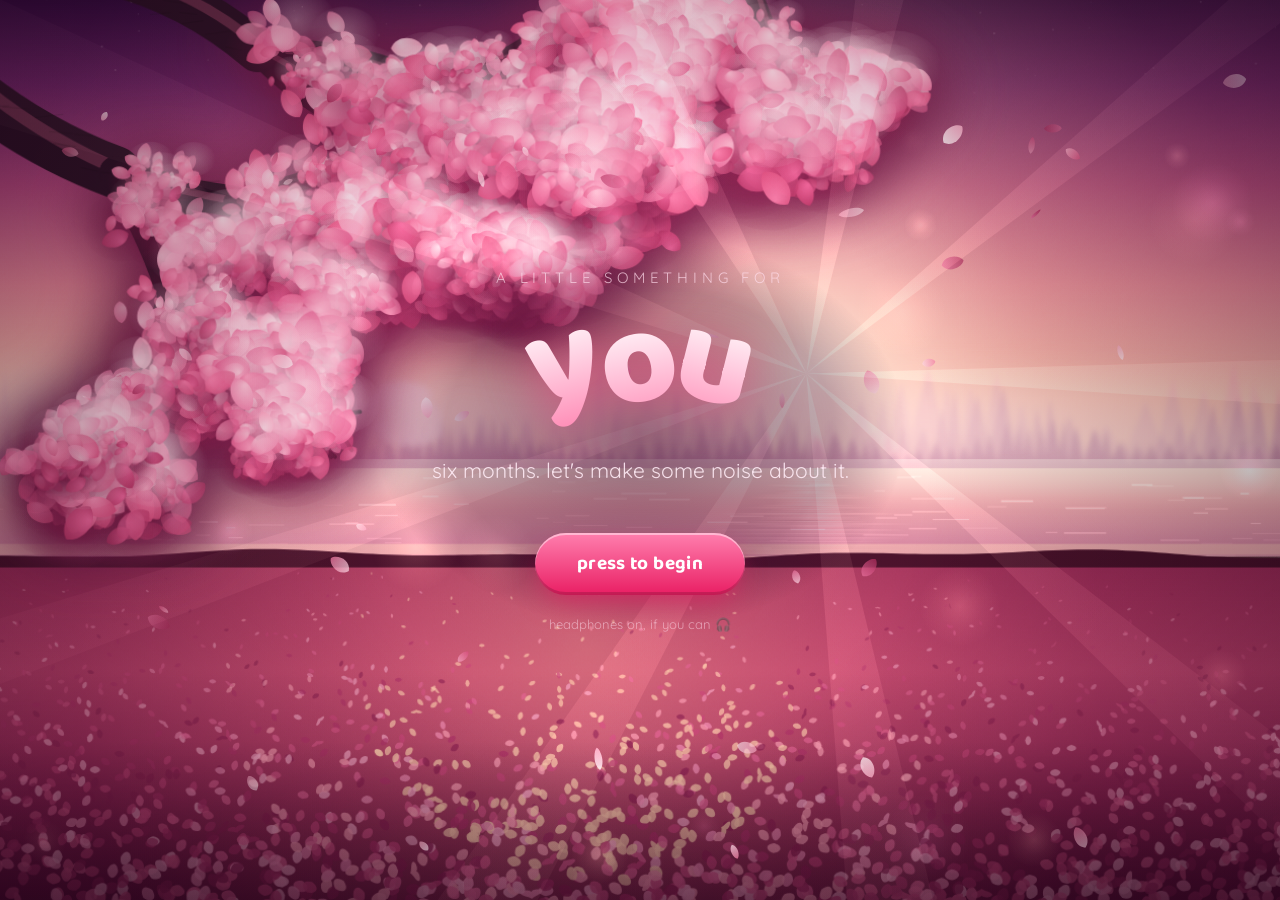
<file: index.html>
<!DOCTYPE html>
<html lang="en">
<head>
<meta charset="utf-8">
<meta name="viewport" content="width=device-width, initial-scale=1, viewport-fit=cover">
<title>♡</title>
<meta name="description" content="A little something for you.">
<link rel="preconnect" href="https://fonts.googleapis.com">
<link rel="preconnect" href="https://fonts.gstatic.com" crossorigin>
<link href="https://fonts.googleapis.com/css2?family=Baloo+2:wght@500;700;800&family=Quicksand:wght@400;500;600;700&family=Playfair+Display:ital,wght@0,600;0,800;1,600&display=swap" rel="stylesheet">
<link rel="stylesheet" href="style.css">
<link rel="icon" href="data:image/svg+xml,<svg xmlns='http://www.w3.org/2000/svg' viewBox='0 0 100 100'><text y='.9em' font-size='90'>💗</text></svg>">
</head>
<body>

<!-- ============ persistent canvas backdrop ============ -->
<canvas id="scene"></canvas>

<!-- ============ 1. TITLE ============ -->
<section id="screen-title" class="screen is-active">
  <div class="title-inner">
    <p class="eyebrow" data-slot="eyebrow">a little something for</p>
    <h1 class="title-name" data-slot="name">you</h1>
    <p class="title-sub" data-slot="tagline">six months. let's make some noise about it.</p>
    <button id="btn-start" class="btn btn-primary">
      <span>press to begin</span>
    </button>
    <p class="title-hint">headphones on, if you can 🎧</p>
  </div>
</section>

<!-- ============ 2. HOW TO PLAY ============ -->
<section id="screen-howto" class="screen">
  <div class="howto-inner">
    <h2 class="howto-title">how to play</h2>
    <ol class="howto-list">
      <li><b>Hearts float in</b> and shrink toward the big heart in the middle.</li>
      <li><b>Click</b> (or hit <kbd>Space</kbd>) the exact moment a heart lands on it.</li>
      <li>Stay on the beat and the <b>love meter</b> fills.</li>
      <li>Misses cost one of your <b>five hearts</b> &mdash; lose them all and
          the run's over. Combos win them back. 💔&rarr;💗</li>
      <li>The song <b>changes the rules</b> as it builds &mdash; watch for
          the banners. 👀🎁</li>
    </ol>
    <button id="btn-play" class="btn btn-primary"><span>i'm ready</span></button>
    <button id="btn-calibrate" class="btn btn-ghost btn-sm">audio feels off? calibrate &rarr;</button>
  </div>
</section>

<!-- ============ 3. GAME HUD ============ -->
<section id="screen-game" class="screen">
  <div class="hud hud-top">
    <div class="meter">
      <div class="meter-label">love meter</div>
      <div class="meter-track">
        <div class="meter-fill" id="meter-fill"></div>
        <div class="meter-shine"></div>
      </div>
      <div class="meter-pct" id="meter-pct">0%</div>
      <div class="hp" id="hp" aria-label="hearts left"></div>
    </div>
  </div>

  <div class="combo-wrap">
    <div class="combo" id="combo"><span id="combo-num">0</span><i>combo</i></div>
  </div>

  <div class="judge" id="judge"></div>

  <div class="hud hud-bottom">
    <div class="countin" id="countin"></div>
  </div>

  <button id="btn-quit" class="btn-quit" title="start over">↺</button>
</section>

<!-- ============ 4. RESULT (miss) ============ -->
<section id="screen-result" class="screen">
  <div class="result-inner">
    <h2 class="result-title" id="result-title">so close!</h2>
    <p class="result-sub" id="result-sub"></p>
    <div class="result-stats" id="result-stats"></div>
    <button id="btn-retry" class="btn btn-primary"><span>one more time</span></button>
  </div>
</section>

<!-- ============ 5. GIFT BOX ============ -->
<section id="screen-gift" class="screen">
  <p class="gift-prompt" id="gift-prompt">you did it. 💗</p>

  <div class="gift-stage">
    <div class="gift-glow" id="gift-glow"></div>

    <!-- the float wrapper bobs; box and bow ride it together -->
    <div class="gift-float" id="gift-float">
      <div class="giftbox" id="giftbox">
        <!-- lid -->
        <div class="lid" id="lid">
          <div class="lid-top"></div>
          <div class="lid-side lid-front"></div>
          <div class="lid-side lid-back"></div>
          <div class="lid-side lid-left"></div>
          <div class="lid-side lid-right"></div>
        </div>

        <!-- ribbon straps: two across the lid top, four wrapping the sides -->
        <div class="ribbons" id="ribbons">
          <div class="ribbon rtop rtop-x"></div>
          <div class="ribbon rtop rtop-y"></div>
          <div class="ribbon rdrop rd-f"></div>
          <div class="ribbon rdrop rd-b"></div>
          <div class="ribbon rdrop rd-l"></div>
          <div class="ribbon rdrop rd-r"></div>
        </div>

        <!-- base -->
        <div class="base">
          <div class="base-face base-front"></div>
          <div class="base-face base-back"></div>
          <div class="base-face base-left"></div>
          <div class="base-face base-right"></div>
          <div class="base-inner"></div>
        </div>
      </div>

      <!-- the bow is a 2D overlay pinned above the lid: the camera never
           moves, so it reads as sitting on the box — and dragging it is
           plain 2D math instead of a fight with rotation matrices -->
      <div class="bow" id="bow">
        <div class="bow-loop bow-l"></div>
        <div class="bow-loop bow-r"></div>
        <div class="bow-tail bow-tl"></div>
        <div class="bow-tail bow-tr"></div>
        <div class="bow-knot"></div>
      </div>
    </div>
  </div>

  <p class="gift-hint" id="gift-hint">drag the bow to untie it</p>
</section>

<!-- ============ 6. REVEAL ============ -->
<section id="screen-reveal" class="screen">
  <div class="reveal-inner">
    <h1 class="reveal-head">
      <span class="rw">HAPPY</span>
      <span class="rw">6&nbsp;MONTH</span>
      <span class="rw rw-gold">ANNIVERSARY</span>
      <span class="rw rw-bang">!!!!</span>
    </h1>

    <p class="reveal-note" data-slot="note"></p>

    <!-- golden ticket -->
    <div class="ticket-wrap">
      <div class="ticket" id="ticket">
        <div class="ticket-shine"></div>
        <div class="ticket-edge ticket-edge-l"></div>
        <div class="ticket-edge ticket-edge-r"></div>
        <div class="ticket-body">
          <div class="ticket-rule"></div>
          <p class="ticket-kicker">✦ GOLDEN TICKET ✦</p>
          <h2 class="ticket-title" data-slot="ticketTitle">ONE&nbsp;KISS</h2>
          <p class="ticket-fine" data-slot="ticketFine">(or more 😉)</p>
          <div class="ticket-rule"></div>
          <p class="ticket-terms" data-slot="ticketTerms">
            This ticket entitles the bearer to redeem the above,
            at any time, in any place, no questions asked.
            Non-transferable. Infinitely renewable. Never expires.
          </p>
          <div class="ticket-foot">
            <span data-slot="ticketSerial">№ 000000</span>
            <span data-slot="ticketSigned">signed, me</span>
          </div>
        </div>
      </div>
    </div>

    <button id="btn-again" class="btn btn-ghost btn-sm">play it again ↺</button>
  </div>
</section>

<!-- ============ calibration ============ -->
<section id="screen-cal" class="screen">
  <div class="cal-inner">
    <h2 class="howto-title">calibration</h2>
    <p class="cal-copy">Tap <kbd>Space</kbd> or click on every beat. I'll measure your delay and correct for it.</p>
    <div class="cal-dot" id="cal-dot"></div>
    <p class="cal-read" id="cal-read">taps: 0</p>
    <div class="cal-btns">
      <button id="btn-cal-save" class="btn btn-primary"><span>save &amp; back</span></button>
      <button id="btn-cal-reset" class="btn btn-ghost btn-sm">reset to 0ms</button>
    </div>
  </div>
</section>

<script src="js/vendor/anime.min.js"></script>
<script src="js/config.js"></script>
<script src="js/audio.js"></script>
<script src="js/song.js"></script>
<script src="js/beatmap.js"></script>
<script src="js/scene.js"></script>
<script src="js/game.js"></script>
<script src="js/gift.js"></script>
<script src="js/fx.js"></script>
<script src="js/main.js"></script>
</body>
</html>
</file>
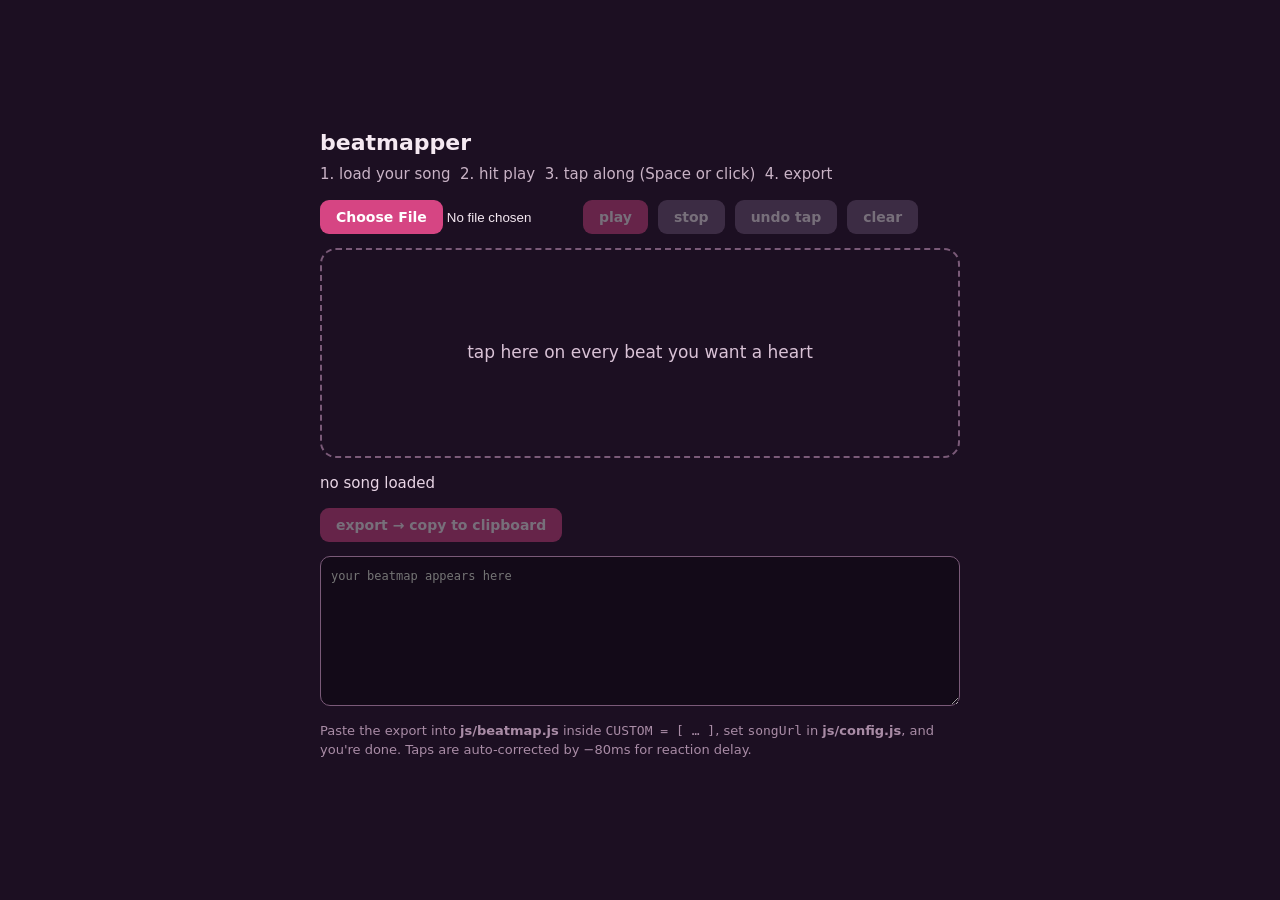
<file: tools/beatmapper.html>
<!DOCTYPE html>
<html lang="en">
<head>
<meta charset="utf-8">
<meta name="viewport" content="width=device-width, initial-scale=1">
<title>beatmapper</title>
<style>
  * { box-sizing: border-box; margin: 0; }
  body {
    font: 15px/1.5 system-ui, sans-serif;
    background: #1c0f22; color: #f5e9f2;
    display: grid; place-items: center; min-height: 100vh; padding: 24px;
  }
  main { width: min(640px, 94vw); }
  h1 { font-size: 22px; margin-bottom: 4px; }
  p  { color: #c9b3c6; margin-bottom: 14px; }
  .row { display: flex; gap: 10px; flex-wrap: wrap; align-items: center; margin-bottom: 14px; }
  button, input[type=file]::file-selector-button {
    font: 600 14px system-ui; color: #fff; background: #d64583;
    border: 0; border-radius: 9px; padding: 9px 16px; cursor: pointer;
  }
  button:disabled { opacity: .4; cursor: default; }
  button.alt { background: #6e5878; }
  #pad {
    height: 210px; border-radius: 16px; border: 2px dashed #7a5a78;
    display: grid; place-items: center; font-size: 17px; color: #d9c2d6;
    user-select: none; cursor: pointer; margin-bottom: 14px;
  }
  #pad.hit { background: rgba(214, 69, 131, .25); }
  #stats { font-variant-numeric: tabular-nums; color: #e8d5e5; margin-bottom: 14px; }
  textarea {
    width: 100%; height: 150px; border-radius: 10px; border: 1px solid #7a5a78;
    background: #130a18; color: #ffd7ea; font: 12px/1.5 ui-monospace, monospace;
    padding: 10px;
  }
  .hint { font-size: 13px; color: #a98ca6; margin-top: 8px; }
</style>
</head>
<body>
<main>
  <h1>beatmapper</h1>
  <p>1. load your song &nbsp;2. hit play &nbsp;3. tap along (Space or click) &nbsp;4. export</p>

  <div class="row">
    <input type="file" id="file" accept="audio/*">
    <button id="play" disabled>play</button>
    <button id="stop" class="alt" disabled>stop</button>
    <button id="undo" class="alt" disabled>undo tap</button>
    <button id="clear" class="alt" disabled>clear</button>
  </div>

  <div id="pad">tap here on every beat you want a heart</div>
  <div id="stats">no song loaded</div>

  <div class="row">
    <button id="export" disabled>export → copy to clipboard</button>
  </div>
  <textarea id="out" readonly placeholder="your beatmap appears here"></textarea>
  <p class="hint">
    Paste the export into <b>js/beatmap.js</b> inside <code>CUSTOM = [ … ]</code>,
    set <code>songUrl</code> in <b>js/config.js</b>, and you're done.
    Taps are auto-corrected by −80ms for reaction delay.
  </p>
</main>

<script>
(function () {
  const $ = s => document.querySelector(s);
  const AC = window.AudioContext || window.webkitAudioContext;
  const ctx = new AC();

  let buffer = null, source = null;
  let startedAt = 0, playing = false;
  let taps = [];
  const REACTION = 0.080;      // humans tap ~80ms late on average

  function pos() { return playing ? ctx.currentTime - startedAt : 0; }

  function refresh() {
    $('#play').disabled = !buffer || playing;
    $('#stop').disabled = !playing;
    $('#undo').disabled = !taps.length;
    $('#clear').disabled = !taps.length;
    $('#export').disabled = !taps.length;
    $('#stats').textContent = buffer
      ? (playing ? 't = ' + pos().toFixed(1) + 's · ' : '') + taps.length + ' taps'
      : 'no song loaded';
  }
  setInterval(refresh, 120);

  $('#file').addEventListener('change', async function () {
    const f = this.files[0];
    if (!f) return;
    await ctx.resume();
    buffer = await ctx.decodeAudioData(await f.arrayBuffer());
    taps = [];
    $('#out').value = '';
    refresh();
  });

  $('#play').addEventListener('click', async function () {
    await ctx.resume();
    source = ctx.createBufferSource();
    source.buffer = buffer;
    source.connect(ctx.destination);
    const when = ctx.currentTime + 0.1;
    source.start(when);
    startedAt = when;
    playing = true;
    source.onended = function () { playing = false; refresh(); };
    refresh();
  });

  $('#stop').addEventListener('click', function () {
    if (source) try { source.stop(); } catch (e) {}
    playing = false;
    refresh();
  });

  function tap() {
    if (!playing) return;
    const t = +(pos() - REACTION).toFixed(4);
    if (t > 0) taps.push(t);
    const pad = $('#pad');
    pad.classList.remove('hit');
    void pad.offsetWidth;
    pad.classList.add('hit');
    refresh();
  }

  $('#pad').addEventListener('pointerdown', tap);
  document.addEventListener('keydown', function (e) {
    if (e.code === 'Space') { e.preventDefault(); if (!e.repeat) tap(); }
  });

  $('#undo').addEventListener('click', function () { taps.pop(); refresh(); });
  $('#clear').addEventListener('click', function () { taps = []; $('#out').value = ''; refresh(); });

  $('#export').addEventListener('click', function () {
    // sort + drop double-taps closer than 110ms
    const sorted = taps.slice().sort((a, b) => a - b);
    const clean = [];
    for (const t of sorted) {
      if (!clean.length || t - clean[clean.length - 1] >= 0.11) clean.push(t);
    }
    const lines = [];
    for (let i = 0; i < clean.length; i += 8) {
      lines.push('    ' + clean.slice(i, i + 8).join(', '));
    }
    const text = lines.join(',\n');
    $('#out').value = text;
    navigator.clipboard && navigator.clipboard.writeText(text).catch(function () {});
  });
})();
</script>
</body>
</html>
</file>
<file: style.css>
/* ==========================================================================
   style.css
   ========================================================================== */

:root{
  --pink:#ff5c94;
  --pink-lt:#ffa8c8;
  --pink-dk:#c8134f;
  --gold:#ffd66b;
  --gold-dk:#c9922a;
  --cream:#fff3f7;
  --ink:#2a0a20;

  --font-disp:'Baloo 2',system-ui,sans-serif;
  --font-body:'Quicksand',system-ui,sans-serif;
  --font-tick:'Playfair Display',Georgia,serif;

  --ease-out:cubic-bezier(.22,.9,.3,1);
  --ease-back:cubic-bezier(.34,1.56,.64,1);
}

*,*::before,*::after{box-sizing:border-box;margin:0;padding:0}

html,body{height:100%}

body{
  font-family:var(--font-body);
  background:#150a2b;
  color:var(--cream);
  overflow:hidden;
  -webkit-font-smoothing:antialiased;
  text-rendering:optimizeLegibility;
  user-select:none;
  -webkit-user-select:none;
  touch-action:manipulation;
}

#scene{position:fixed;inset:0;width:100%;height:100%;z-index:0;display:block}

kbd{
  font-family:var(--font-body);font-weight:700;font-size:.85em;
  background:rgba(255,255,255,.16);border:1px solid rgba(255,255,255,.28);
  border-radius:6px;padding:.1em .45em;
}

/* ==========================================================================
   screens
   ========================================================================== */

.screen{
  position:fixed;inset:0;z-index:2;
  display:flex;align-items:center;justify-content:center;
  flex-direction:column;
  padding:clamp(16px,4vh,48px);
  opacity:0;visibility:hidden;pointer-events:none;
  transform:translateY(14px) scale(.985);
  transition:opacity .5s var(--ease-out),transform .5s var(--ease-out),visibility .5s;
}
.screen.is-active{
  opacity:1;visibility:visible;pointer-events:auto;
  transform:none;
}
/* the game screen must not eat clicks meant for the canvas */
#screen-game{pointer-events:none}
#screen-game .btn-quit{pointer-events:auto}

/* ==========================================================================
   buttons
   ========================================================================== */

.btn{
  position:relative;
  font-family:var(--font-disp);font-weight:700;
  font-size:clamp(15px,1.5vw,19px);
  letter-spacing:.02em;
  border:none;cursor:pointer;
  border-radius:999px;
  padding:.85em 2.2em;
  color:#fff;
  background:linear-gradient(180deg,#ff7fae,#e91e63);
  box-shadow:
    0 2px 0 rgba(255,255,255,.45) inset,
    0 -3px 0 rgba(0,0,0,.16) inset,
    0 12px 28px -8px rgba(233,30,99,.75),
    0 0 0 0 rgba(255,120,170,.6);
  transition:transform .18s var(--ease-back),box-shadow .3s ease,filter .2s ease;
  overflow:hidden;
}
.btn span{position:relative;z-index:1}
.btn::after{
  content:'';position:absolute;inset:0;
  background:linear-gradient(105deg,transparent 35%,rgba(255,255,255,.42) 50%,transparent 65%);
  transform:translateX(-130%);
}
.btn:hover:not(:disabled)::after{transform:translateX(130%);transition:transform .75s var(--ease-out)}
.btn:hover:not(:disabled){transform:translateY(-2px) scale(1.035)}
.btn:active:not(:disabled){transform:translateY(1px) scale(.98)}
.btn:disabled{cursor:default;filter:saturate(.6) brightness(.85)}
.btn-primary{animation:btnBreathe 2.6s ease-in-out infinite}
@keyframes btnBreathe{
  50%{box-shadow:
    0 2px 0 rgba(255,255,255,.45) inset,
    0 -3px 0 rgba(0,0,0,.16) inset,
    0 12px 34px -6px rgba(233,30,99,.9),
    0 0 30px 2px rgba(255,120,170,.5)}
}
.btn.is-loading{animation:pulseBtn 1.1s ease-in-out infinite}
@keyframes pulseBtn{50%{filter:brightness(1.15)}}

.btn-ghost{
  background:transparent;
  box-shadow:0 0 0 1.5px rgba(255,255,255,.35) inset;
  color:rgba(255,255,255,.85);
}
.btn-ghost:hover:not(:disabled){box-shadow:0 0 0 1.5px rgba(255,255,255,.7) inset}
.btn-sm{font-size:13px;padding:.6em 1.4em;font-weight:600}

.btn-quit{
  position:absolute;top:18px;right:18px;
  width:38px;height:38px;border-radius:50%;
  border:1px solid rgba(255,255,255,.25);
  background:rgba(20,0,25,.3);color:rgba(255,255,255,.7);
  font-size:19px;line-height:1;cursor:pointer;
  backdrop-filter:blur(6px);
  transition:.2s;
}
.btn-quit:hover{background:rgba(255,255,255,.16);color:#fff;transform:rotate(-90deg)}

/* ==========================================================================
   1 · title
   ========================================================================== */

.title-inner{
  will-change:transform;
  text-align:center;max-width:640px;
  padding:clamp(28px,5vh,52px) clamp(30px,6vw,80px);
  border-radius:40px;
  /* soft pool of dusk behind the type so it holds up over the bright fog */
  background:radial-gradient(ellipse 62% 58% at 50% 46%,rgba(46,6,38,.52),rgba(46,6,38,.30) 55%,transparent 75%);
}

.eyebrow{
  font-size:clamp(12px,1.4vw,15px);
  letter-spacing:.32em;text-transform:uppercase;
  color:rgba(255,220,235,.72);
  margin-bottom:.9em;
}

.title-name{
  font-family:var(--font-disp);font-weight:800;
  font-size:clamp(52px,11vw,132px);
  line-height:.95;
  background:linear-gradient(180deg,#fff 8%,#ffd3e4 45%,#ff8fb8 100%);
  -webkit-background-clip:text;background-clip:text;
  -webkit-text-fill-color:transparent;
  filter:drop-shadow(0 6px 26px rgba(255,60,130,.6));
  margin-bottom:.22em;
}
/* fx.js splits the name into .ch spans so anime.js can stagger them;
   each span needs its own clipped gradient */
.title-name .ch{
  display:inline-block;white-space:pre;
  background:linear-gradient(180deg,#fff 8%,#ffd3e4 45%,#ff8fb8 100%);
  -webkit-background-clip:text;background-clip:text;
  -webkit-text-fill-color:transparent;
}

.title-sub{
  font-size:clamp(15px,1.9vw,21px);
  color:rgba(255,235,245,.9);
  margin-bottom:2.2em;line-height:1.5;
}

.title-hint{
  margin-top:1.6em;font-size:13px;
  color:rgba(255,225,240,.55);
}

@keyframes fadeUp{from{opacity:0;transform:translateY(22px)}to{opacity:1;transform:none}}

/* ==========================================================================
   2 · how to play
   ========================================================================== */

.howto-inner{
  max-width:520px;text-align:left;
  background:rgba(40,8,45,.42);
  border:1px solid rgba(255,255,255,.14);
  border-radius:24px;
  padding:clamp(24px,4vw,42px);
  backdrop-filter:blur(14px);
  box-shadow:0 30px 70px -30px rgba(0,0,0,.7);
}
.howto-title{
  font-family:var(--font-disp);font-weight:800;
  font-size:clamp(26px,3.4vw,36px);
  text-align:center;margin-bottom:.7em;
  color:#fff;
}
.howto-list{list-style:none;counter-reset:h}
.howto-list li{
  counter-increment:h;
  position:relative;padding-left:2.6em;margin-bottom:1.05em;
  font-size:clamp(14px,1.6vw,16.5px);line-height:1.55;
  color:rgba(255,240,248,.9);
}
.howto-list li::before{
  content:counter(h);
  position:absolute;left:0;top:-.05em;
  width:1.75em;height:1.75em;border-radius:50%;
  display:grid;place-items:center;
  font-family:var(--font-disp);font-weight:700;font-size:.9em;
  background:linear-gradient(180deg,#ff8fb6,#e91e63);
  color:#fff;box-shadow:0 4px 12px -4px rgba(233,30,99,.9);
}
.howto-list b{color:#fff;font-weight:700}
.howto-inner .btn-primary{display:block;margin:1.6em auto .6em}
#btn-calibrate{display:block;margin:0 auto}

/* ==========================================================================
   3 · game hud
   ========================================================================== */

.hud{position:absolute;left:0;right:0;display:flex;justify-content:center;padding:0 20px}
.hud-top{top:clamp(18px,3.5vh,34px)}
.hud-bottom{bottom:clamp(24px,6vh,60px)}

.meter{
  width:min(560px,80vw);text-align:center;
  padding:11px 26px 13px;border-radius:22px;
  /* the canopy sits right behind this — it needs its own ground to read on */
  background:rgba(28,4,26,.36);
  border:1px solid rgba(255,255,255,.11);
  backdrop-filter:blur(10px);
}
.meter-label{
  font-size:11px;letter-spacing:.3em;text-transform:uppercase;
  color:rgba(255,225,240,.82);margin-bottom:.65em;
  text-shadow:0 1px 5px rgba(40,0,30,.95),0 0 14px rgba(40,0,30,.8);
}
.meter-track{
  position:relative;height:16px;border-radius:999px;
  background:rgba(30,0,30,.42);
  border:1px solid rgba(255,255,255,.24);
  overflow:hidden;
  box-shadow:0 6px 20px -8px rgba(0,0,0,.7);
}
.meter-fill{
  position:absolute;inset:0 auto 0 0;width:0;
  border-radius:999px;
  background:linear-gradient(90deg,#ff9ec4,#ff3d7f 55%,#ff6ea8);
  box-shadow:0 0 18px rgba(255,70,140,.9);
  transition:width .16s var(--ease-out);
}
.meter-fill.full{
  background:linear-gradient(90deg,#ffd66b,#fff1b8 50%,#ffd66b);
  box-shadow:0 0 26px rgba(255,214,107,1);
  animation:meterFull .9s ease-in-out infinite;
}
@keyframes meterFull{50%{filter:brightness(1.25)}}
.meter-track.fever{border-color:rgba(255,214,110,.65);box-shadow:0 0 22px -2px rgba(255,190,80,.55)}
.meter-track.fever .meter-fill{
  background:linear-gradient(90deg,#ffd66b,#ff9e58 45%,#ffd66b);
  background-size:200% 100%;
  box-shadow:0 0 22px rgba(255,190,80,.95);
  animation:feverFlow 1.1s linear infinite;
}
@keyframes feverFlow{to{background-position:-200% 0}}

.meter-shine{
  position:absolute;inset:0;border-radius:999px;pointer-events:none;
  background:linear-gradient(180deg,rgba(255,255,255,.35),transparent 55%);
}
.meter-pct{
  margin-top:.5em;font-family:var(--font-disp);font-weight:700;
  font-size:14px;color:rgba(255,235,245,.95);
  font-variant-numeric:tabular-nums;
  text-shadow:0 1px 5px rgba(40,0,30,.95),0 0 14px rgba(40,0,30,.8);
}

/* --- the five hearts ---------------------------------------------------- */
.hp{
  margin-top:.45em;display:flex;justify-content:center;gap:.4em;
  font-size:17px;line-height:1;
}
.hp span{
  filter:drop-shadow(0 0 6px rgba(255,80,140,.9));
  transition:transform .25s var(--ease-back),filter .25s ease,opacity .25s ease;
}
.hp span.off{
  filter:grayscale(1) brightness(.55);
  opacity:.45;transform:scale(.82);
}
.hp.hurt{animation:hpHurt .45s var(--ease-out)}
@keyframes hpHurt{
  0%{transform:translateX(0)}
  20%{transform:translateX(-7px)}
  45%{transform:translateX(6px)}
  70%{transform:translateX(-3px)}
  100%{transform:translateX(0)}
}
.hp.heal span:not(.off){animation:hpHeal .5s var(--ease-back)}
@keyframes hpHeal{40%{transform:scale(1.35)}}

.combo-wrap{
  position:absolute;left:50%;top:50%;
  transform:translate(-50%,-50%) translateY(clamp(150px,20vh,230px));
  pointer-events:none;
}
.combo{
  display:flex;flex-direction:column;align-items:center;gap:.1em;
  opacity:0;transform:scale(.7);
  transition:opacity .25s ease,transform .25s var(--ease-back);
}
.combo.on{opacity:1;transform:none}
.combo span{
  font-family:var(--font-disp);font-weight:800;
  font-size:clamp(38px,5.5vw,62px);line-height:1;
  color:#fff;
  text-shadow:0 0 24px rgba(255,90,150,.95),0 4px 0 rgba(200,19,79,.6),0 3px 18px rgba(74,0,46,.8);
  font-variant-numeric:tabular-nums;
}
.combo i{
  font-style:normal;font-size:11px;letter-spacing:.34em;text-transform:uppercase;
  color:rgba(255,220,235,.78);
}
.combo.bump span{animation:comboBump .32s var(--ease-back)}
@keyframes comboBump{0%{transform:scale(1.42) rotate(-3deg)}100%{transform:none}}

.judge{
  position:absolute;left:50%;top:50%;
  transform:translate(-50%,-50%) translateY(clamp(-230px,-19vh,-140px));
  font-family:var(--font-disp);font-weight:800;
  font-size:clamp(24px,3.6vw,44px);
  letter-spacing:.04em;
  opacity:0;pointer-events:none;white-space:nowrap;
}
.judge.pop{animation:judgePop .62s var(--ease-out)}
@keyframes judgePop{
  0%{opacity:0;transform:translate(-50%,-50%) translateY(clamp(-210px,-17vh,-124px)) scale(.6)}
  22%{opacity:1;transform:translate(-50%,-50%) translateY(clamp(-236px,-19.5vh,-146px)) scale(1.12)}
  60%{opacity:1}
  100%{opacity:0;transform:translate(-50%,-50%) translateY(clamp(-268px,-23vh,-172px)) scale(1)}
}
.j-perfect{color:#fff6a8;text-shadow:0 0 30px rgba(255,214,80,1),0 3px 0 rgba(180,120,0,.5),0 2px 16px rgba(74,0,46,.85)}
.j-great{color:#ffd9ea;text-shadow:0 0 24px rgba(255,120,190,1),0 2px 14px rgba(74,0,46,.85)}
.j-good{color:#e6f0ff;text-shadow:0 0 18px rgba(160,200,255,.9),0 2px 14px rgba(74,0,46,.85)}
.j-miss,.j-stray{color:rgba(255,232,240,.85);font-size:clamp(18px,2.4vw,28px);text-shadow:0 2px 12px rgba(74,0,46,.9)}

.countin{
  font-family:var(--font-disp);font-size:clamp(26px,4vw,44px);
  letter-spacing:.25em;color:rgba(255,255,255,.9);
  opacity:0;transition:opacity .2s;
  text-shadow:0 0 22px rgba(255,90,150,.9);
}
.countin.on{opacity:1}

/* ==========================================================================
   4 · result
   ========================================================================== */

.result-inner{
  text-align:center;max-width:560px;
  background:rgba(40,8,45,.45);
  border:1px solid rgba(255,255,255,.14);
  border-radius:24px;padding:clamp(26px,4vw,44px);
  backdrop-filter:blur(14px);
  box-shadow:0 30px 70px -30px rgba(0,0,0,.7);
}
.result-title{
  font-family:var(--font-disp);font-weight:800;
  font-size:clamp(30px,4.4vw,46px);color:#fff;margin-bottom:.25em;
}
.result-sub{color:rgba(255,235,245,.82);margin-bottom:1.6em;font-size:15px}
.result-stats{
  display:flex;flex-wrap:wrap;justify-content:center;gap:.7em;margin-bottom:1.8em;
}
.stat{
  min-width:78px;padding:.7em .5em;border-radius:14px;
  background:rgba(255,255,255,.08);
  border:1px solid rgba(255,255,255,.12);
}
.stat b{
  display:block;font-family:var(--font-disp);font-size:22px;color:#fff;
  font-variant-numeric:tabular-nums;
}
.stat i{
  display:block;font-style:normal;font-size:10.5px;letter-spacing:.14em;
  text-transform:uppercase;color:rgba(255,225,240,.65);margin-top:.25em;
}

/* ==========================================================================
   5 · the gift box  (3-D)
   ========================================================================== */

#screen-gift{gap:clamp(18px,4vh,44px)}

.gift-prompt{
  font-family:var(--font-disp);font-weight:700;
  font-size:clamp(22px,3.2vw,34px);color:#fff;
  text-shadow:0 0 26px rgba(255,90,150,.85);
  transition:opacity .4s ease,transform .4s ease;
}
.gift-prompt.hide{opacity:0;transform:translateY(-12px)}

.gift-stage{
  position:relative;
  width:min(360px,80vw);height:min(340px,44vh);
  perspective:1200px;
  display:grid;place-items:center;
}

.gift-glow{
  position:absolute;left:50%;top:44%;
  width:340px;height:340px;transform:translate(-50%,-50%);
  border-radius:50%;opacity:0;pointer-events:none;
  background:radial-gradient(circle,rgba(255,245,200,.95) 0%,rgba(255,190,120,.5) 32%,rgba(255,120,180,0) 68%);
  transition:opacity .35s ease;
}
.gift-glow.on{opacity:1;animation:glowOut 1.4s var(--ease-out) forwards}
@keyframes glowOut{
  0%{opacity:1;transform:translate(-50%,-50%) scale(.4)}
  45%{opacity:1;transform:translate(-50%,-50%) scale(1.5)}
  100%{opacity:.35;transform:translate(-50%,-50%) scale(2.4)}
}

.gift-float{
  position:relative;width:220px;height:220px;
  animation:boxIn 1s var(--ease-back) both,boxFloat 5s ease-in-out 1s infinite;
}
@keyframes boxIn{
  from{opacity:0;transform:translateY(70px) scale(.7)}
  to{opacity:1;transform:none}
}
@keyframes boxFloat{
  50%{transform:translateY(-12px)}
}

.giftbox{
  position:absolute;inset:0;
  transform-style:preserve-3d;
  transform:rotateX(16deg) rotateY(-22deg);
}

/* --- base ------------------------------------------------------------- */
.base{
  position:absolute;left:50%;top:50%;
  width:220px;height:150px;
  transform-style:preserve-3d;
  transform:translate(-50%,-50%) translateY(16px);
}
.base-face{
  position:absolute;left:0;top:0;width:220px;height:150px;
  background:linear-gradient(170deg,#ff6fa4 0%,#ee2f70 55%,#c1114c 100%);
  box-shadow:0 0 0 1px rgba(255,180,210,.35) inset;
}
.base-front{transform:translateZ(110px)}
.base-back{transform:translateZ(-110px) rotateY(180deg);filter:brightness(.6)}
.base-left{transform:rotateY(-90deg) translateZ(110px);filter:brightness(.74)}
.base-right{transform:rotateY(90deg) translateZ(110px);filter:brightness(.86)}
.base-inner{
  position:absolute;left:50%;top:50%;width:216px;height:216px;
  margin:-108px 0 0 -108px;
  transform:translateY(68px) rotateX(-90deg);
  background:radial-gradient(ellipse at 50% 45%,#4a0f2c 0%,#26061a 70%);
  box-shadow:0 0 60px rgba(255,200,120,.0) inset;
  transition:box-shadow .5s ease;
}
.giftbox.is-open .base-inner{box-shadow:0 0 90px 20px rgba(255,225,150,.85) inset}

/* --- lid -------------------------------------------------------------- */
.lid{
  position:absolute;left:50%;top:50%;
  width:238px;height:46px;
  transform-style:preserve-3d;
  transform:translate(-50%,-50%) translateY(-82px);
  cursor:grab;
  will-change:transform;
}
.lid.grabbed{cursor:grabbing}
.lid-side{
  position:absolute;left:0;top:0;width:238px;height:46px;
  background:linear-gradient(170deg,#ff85b3 0%,#f4407c 60%,#cf1858 100%);
  box-shadow:0 0 0 1px rgba(255,190,215,.4) inset;
}
.lid-front{transform:translateZ(119px)}
.lid-back{transform:translateZ(-119px) rotateY(180deg);filter:brightness(.6)}
.lid-left{transform:rotateY(-90deg) translateZ(119px);filter:brightness(.74)}
.lid-right{transform:rotateY(90deg) translateZ(119px);filter:brightness(.86)}
.lid-top{
  position:absolute;left:50%;top:50%;width:238px;height:238px;
  margin:-119px 0 0 -119px;
  transform:translateY(-23px) rotateX(-90deg);
  background:
    radial-gradient(ellipse at 32% 26%,rgba(255,255,255,.5) 0%,rgba(255,255,255,0) 52%),
    linear-gradient(140deg,#ff8ab6 0%,#f4457f 55%,#d31e5e 100%);
  box-shadow:0 0 0 1px rgba(255,200,220,.45) inset;
}

/* --- ribbons -----------------------------------------------------------
   Origin sits at the giftbox centre. Lid top plane is y = -105; the box
   bottom is y = +91, so the side drops are 196 tall. Each strap is its own
   plane, placed with an explicit 3D transform.
   ---------------------------------------------------------------------- */
.ribbons{
  position:absolute;left:50%;top:50%;width:0;height:0;
  transform-style:preserve-3d;
}
.ribbon{
  position:absolute;
  background:linear-gradient(90deg,#e8ad35 0%,#ffdf8a 30%,#ffcf55 50%,#ffdf8a 70%,#e8ad35 100%);
  box-shadow:0 0 0 1px rgba(255,246,214,.5) inset;
  transition:transform .8s var(--ease-out),opacity .7s ease;
}
/* two straps lying flat on the lid top */
.rtop-x{
  left:-119px;top:-19px;width:238px;height:38px;
  transform:translateY(-106px) rotateX(-90deg);
  background:linear-gradient(180deg,#e8ad35 0%,#ffdf8a 30%,#ffcf55 50%,#ffdf8a 70%,#e8ad35 100%);
}
.rtop-y{
  left:-19px;top:-119px;width:38px;height:238px;
  transform:translateY(-106px) rotateX(-90deg);
}
/* four drops wrapping the sides, one per face */
.rdrop{left:-19px;top:-105px;width:38px;height:196px}
.rd-f{transform:translateZ(120px)}
.rd-b{transform:translateZ(-120px) rotateY(180deg)}
.rd-l{transform:rotateY(-90deg) translateZ(120px)}
.rd-r{transform:rotateY(90deg) translateZ(120px);filter:brightness(.88)}
.rd-b{filter:brightness(.6)}
.rd-l{filter:brightness(.72)}

/* untie: top straps whip away in-plane, drops fall off their faces */
.ribbons.untied .rtop-x{transform:translateY(-106px) rotateX(-90deg) translateX(-520px) rotateZ(-30deg);opacity:0}
.ribbons.untied .rtop-y{transform:translateY(-106px) rotateX(-90deg) translateY(540px) rotateZ(24deg);opacity:0}
.ribbons.untied .rd-f{transform:translateZ(120px) translateY(330px) rotateZ(-16deg);opacity:0}
.ribbons.untied .rd-b{transform:translateZ(-120px) rotateY(180deg) translateY(330px) rotateZ(12deg);opacity:0}
.ribbons.untied .rd-l{transform:rotateY(-90deg) translateZ(120px) translateY(330px) rotateZ(18deg);opacity:0}
.ribbons.untied .rd-r{transform:rotateY(90deg) translateZ(120px) translateY(330px) rotateZ(-14deg);opacity:0}

/* --- the bow (2D overlay riding the float wrapper) --------------------- */
.bow{
  /* pinned where the gold strap crosses the lid's front edge — the 3D
     rotateY pushes that point well left of the container midline */
  position:absolute;left:65px;top:-36px;
  width:0;height:0;
  transform:translate(-50%,-50%);
  cursor:grab;z-index:6;
  filter:drop-shadow(0 8px 16px rgba(40,0,30,.5));
}
.bow.grabbed{cursor:grabbing}
.bow::after{           /* generous invisible grab target */
  content:'';position:absolute;left:-78px;top:-58px;width:156px;height:116px;
}
.bow-loop{
  position:absolute;width:72px;height:52px;
  background:
    radial-gradient(ellipse at 50% 52%,rgba(140,84,6,.85) 0%,rgba(140,84,6,0) 42%),
    linear-gradient(150deg,#fff0bb,#ffd257 48%,#d99c18);
  box-shadow:0 0 0 1.5px rgba(255,246,214,.55) inset;
}
.bow-l{left:-76px;top:-30px;border-radius:72% 28% 55% 45%/68% 62% 38% 32%;transform:rotate(-16deg) skewY(4deg)}
.bow-r{left:4px;top:-30px;border-radius:28% 72% 45% 55%/62% 68% 32% 38%;transform:rotate(16deg) skewY(-4deg)}
.bow-tail{
  position:absolute;width:26px;height:58px;
  background:linear-gradient(180deg,#ffd257,#c98f12);
  box-shadow:0 0 0 1px rgba(255,246,214,.4) inset;
  clip-path:polygon(0 0,100% 0,88% 78%,50% 100%,12% 78%);
}
.bow-tl{left:-33px;top:6px;transform:rotate(20deg) skewX(-6deg)}
.bow-tr{left:7px;top:6px;transform:rotate(-20deg) skewX(6deg)}
.bow-knot{
  position:absolute;left:-16px;top:-16px;width:32px;height:32px;
  border-radius:46%;
  background:radial-gradient(circle at 35% 30%,#fff3c4,#ffcb44 52%,#c2870d);
  box-shadow:0 0 0 1.5px rgba(255,246,214,.6) inset,0 2px 6px rgba(80,40,0,.4);
}
.bow.nudge{animation:bowNudge .5s ease}
@keyframes bowNudge{
  0%,100%{transform:translate(-50%,-50%)}
  20%{transform:translate(-50%,-50%) rotate(-11deg) scale(1.1)}
  55%{transform:translate(-50%,-50%) rotate(9deg) scale(1.08)}
}

.gift-hint{
  font-size:14px;letter-spacing:.06em;
  color:rgba(255,235,245,.78);
  transition:opacity .35s ease,transform .35s ease;
  animation:hintBob 2.4s ease-in-out infinite;
}
.gift-hint.hide{opacity:0;transform:translateY(8px)}
@keyframes hintBob{50%{transform:translateY(-4px)}}

/* ==========================================================================
   6 · the reveal
   ========================================================================== */

#screen-reveal{overflow-y:auto;justify-content:flex-start;padding-top:clamp(24px,6vh,72px)}
.reveal-inner{text-align:center;max-width:760px;margin:auto;width:100%}

.reveal-head{
  font-family:var(--font-disp);font-weight:800;
  line-height:.98;letter-spacing:-.01em;
  margin-bottom:.55em;
}
.reveal-head .rw{
  display:block;
  font-size:clamp(34px,7.4vw,86px);
  opacity:0;
  background:linear-gradient(180deg,#fff 10%,#ffd9e8 55%,#ff9bc2 100%);
  -webkit-background-clip:text;background-clip:text;
  -webkit-text-fill-color:transparent;
  filter:drop-shadow(0 6px 24px rgba(255,60,130,.55));
}
.rw-gold{
  background:linear-gradient(180deg,#fff6c9 8%,#ffd66b 48%,#e0a422 100%)!important;
  -webkit-background-clip:text!important;background-clip:text!important;
  filter:drop-shadow(0 6px 26px rgba(255,200,80,.7))!important;
}
.rw-bang{font-size:clamp(30px,6vw,68px)!important;letter-spacing:.06em}
.reveal-note{
  font-size:clamp(15px,1.9vw,19px);line-height:1.65;
  color:rgba(255,238,246,.92);
  max-width:34em;margin:0 auto clamp(28px,5vh,52px);
  opacity:0;
}

/* --- golden ticket ----------------------------------------------------- */
.ticket-wrap{
  perspective:1000px;margin-bottom:clamp(20px,4vh,40px);
  transform-style:preserve-3d;will-change:transform;
}

.ticket{
  position:relative;
  width:min(520px,90vw);margin:0 auto;
  padding:4px;
  border-radius:14px;
  /* Warm amber rather than lemon — yellow this pale reads green against the
     pink background, which is what made the first pass look sickly. */
  background:linear-gradient(135deg,#8a4f0c 0%,#ffdca0 15%,#eda23a 33%,#fff1d2 50%,#e8992f 67%,#ffdca0 85%,#8a4f0c 100%);
  box-shadow:
    0 26px 60px -22px rgba(0,0,0,.85),
    0 0 48px rgba(255,170,70,.5),
    0 1px 0 rgba(255,255,255,.6) inset;
  overflow:hidden;
  transform-style:preserve-3d;
  opacity:0;
}
.ticket.settled{animation:ticketBob 6s .4s ease-in-out infinite}
@keyframes ticketBob{50%{transform:translateY(-8px) rotateZ(-.6deg)}}

.ticket-shine{
  position:absolute;inset:0;pointer-events:none;z-index:3;
  background:linear-gradient(105deg,transparent 38%,rgba(255,255,255,.72) 50%,transparent 62%);
  transform:translateX(-120%);
}
.ticket.settled .ticket-shine{animation:shineSweep 3.6s .8s var(--ease-out) infinite}
@keyframes shineSweep{0%{transform:translateX(-120%)}55%,100%{transform:translateX(120%)}}

/* the punched-out ticket notches */
.ticket-edge{
  position:absolute;top:50%;width:26px;height:26px;border-radius:50%;
  background:#3a0f34;
  transform:translateY(-50%);z-index:2;
  box-shadow:0 0 0 1px rgba(0,0,0,.3) inset;
}
.ticket-edge-l{left:-13px}
.ticket-edge-r{right:-13px}

.ticket-body{
  position:relative;z-index:1;
  border-radius:10px;
  padding:clamp(20px,4vw,34px) clamp(22px,5vw,46px);
  background:
    repeating-linear-gradient(45deg,rgba(255,241,214,.22) 0 2px,transparent 2px 7px),
    linear-gradient(165deg,#fff4de 0%,#ffe2ac 44%,#f3c072 100%);
  color:#5c3403;
  box-shadow:0 0 0 1.5px rgba(150,95,12,.55) inset;
  font-family:var(--font-tick);
  text-align:center;
}
.ticket-rule{
  height:2px;margin:0 auto;width:72%;
  background:linear-gradient(90deg,transparent,rgba(150,92,12,.6),transparent);
}
.ticket-kicker{
  font-family:var(--font-body);font-weight:700;
  font-size:clamp(10px,1.3vw,12px);letter-spacing:.42em;
  color:#8a530a;margin:.95em 0 .35em;
}
.ticket-title{
  font-family:var(--font-tick);font-weight:800;
  font-size:clamp(34px,6.4vw,60px);
  line-height:1.05;letter-spacing:.02em;
  color:#4d2a01;
  text-shadow:0 1px 0 rgba(255,255,255,.8),0 3px 10px rgba(150,92,10,.3);
}
.ticket-fine{
  font-family:var(--font-tick);font-style:italic;
  font-size:clamp(15px,2.2vw,21px);
  color:#7d4d06;margin:.15em 0 .9em;
}
.ticket-terms{
  font-family:var(--font-body);font-weight:500;
  font-size:clamp(10.5px,1.35vw,12.5px);
  line-height:1.65;letter-spacing:.02em;
  color:#7f5210;
  max-width:33em;margin:1em auto 0;
}
.ticket-foot{
  display:flex;justify-content:space-between;align-items:baseline;
  margin-top:1.5em;padding-top:.9em;
  border-top:1px dashed rgba(150,98,15,.5);
  font-family:var(--font-body);font-weight:600;
  font-size:clamp(10px,1.25vw,12px);letter-spacing:.16em;
  color:#8a530a;text-transform:uppercase;
}

#btn-again{opacity:0}

/* ==========================================================================
   calibration
   ========================================================================== */

.cal-inner{
  text-align:center;max-width:460px;
  background:rgba(40,8,45,.45);
  border:1px solid rgba(255,255,255,.14);
  border-radius:24px;padding:clamp(26px,4vw,42px);
  backdrop-filter:blur(14px);
}
.cal-copy{font-size:15px;line-height:1.6;color:rgba(255,235,245,.85);margin-bottom:1.8em}
.cal-dot{
  width:96px;height:96px;border-radius:50%;margin:0 auto 1.2em;
  background:radial-gradient(circle at 35% 32%,#ff9ec4,#e91e63);
  box-shadow:0 0 0 2px rgba(255,255,255,.3) inset;
  cursor:pointer;
}
.cal-dot.hit{animation:calPing .28s var(--ease-out)}
@keyframes calPing{
  0%{transform:scale(1);box-shadow:0 0 0 2px rgba(255,255,255,.3) inset,0 0 0 0 rgba(255,120,170,.8)}
  100%{transform:scale(1.14);box-shadow:0 0 0 2px rgba(255,255,255,.3) inset,0 0 0 26px rgba(255,120,170,0)}
}
.cal-read{
  font-family:var(--font-disp);font-weight:700;font-size:16px;
  color:#fff;margin-bottom:1.6em;font-variant-numeric:tabular-nums;
}
.cal-btns{display:flex;flex-direction:column;gap:.7em;align-items:center}

/* ==========================================================================
   small screens / reduced motion
   ========================================================================== */

@media (max-width:640px){
  .gift-stage{width:min(300px,86vw)}
  .gift-float{transform-origin:50% 60%;scale:.8}
  .combo-wrap{transform:translate(-50%,-50%) translateY(150px)}
}

@media (prefers-reduced-motion:reduce){
  *,*::before,*::after{animation-duration:.01ms!important;animation-iteration-count:1!important}
  .screen{transition-duration:.2s}
}
</file>
